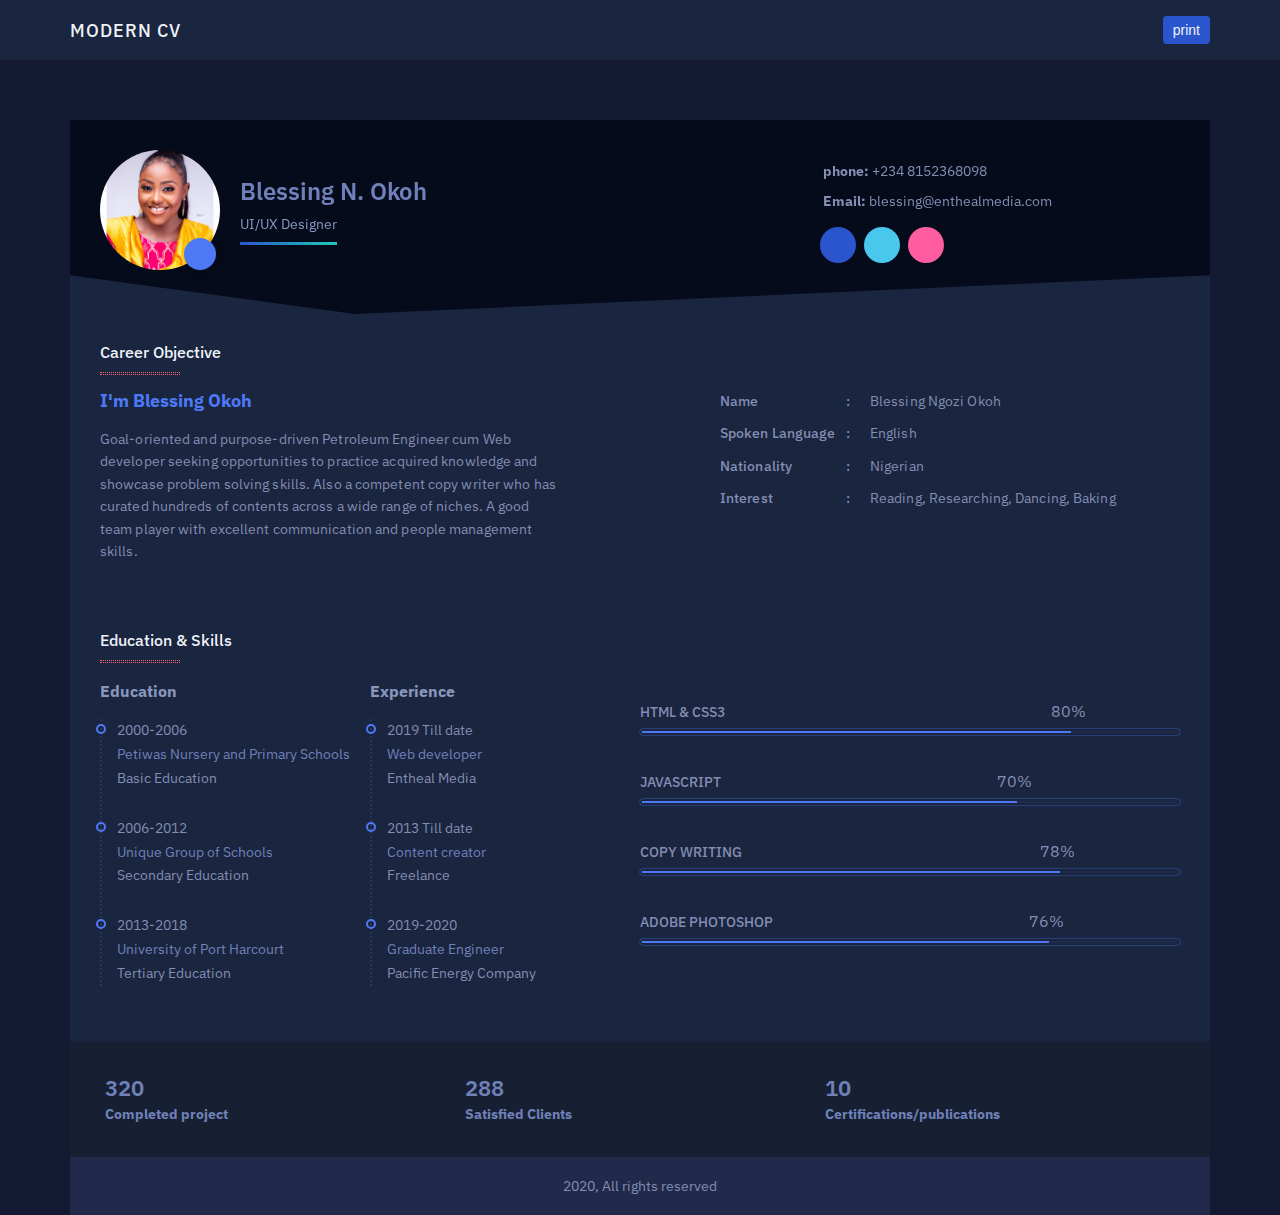
<file: CV.html>
<!DOCTYPE html>
<html lang="en">
<head>

    <meta charset="UTF-8">
    <meta name="viewport" content="width=device-width, initial-scale=1.0">
    <link rel= "stylesheet" href="https://unicons.iconscout.com/release/v2.1.3/css/unicons.css">
    <link rel="stylesheet" href="./plugins/headline/headline.css">
    <link rel="shortcut icon" href="./images/favicon.ico">
    <link rel="stylesheet" href="./CSS1/style1.css">
    <title>Modern CV</title>
</head>

<body>
<nav>

<div class="container inner">
    <div class="logo">
<i class= "uil uil-cell"></i>
MODERN CV
    </div>
<div>
<button>

    <i class="uil uil-print">
         
    </i>
    print
</button>

</div>
</div>

</nav>

<main class="container">

    <section class="profile" id="profile_ripple">
        <div class="left">
        <div class="avatar_block">
        <img src="./images/Me 4.jpg" alt="">
        <span>
            <i class="uil uil-comment-dots"></i>
        </span>
        </div>  
        <div>
            <h2>Blessing N. Okoh</h2>
            <p class="cd-headline loading-bar">
                <span class="cd-words-wrapper">
                    <b class="is-visible">UI/UX Designer</b>
                    <b >Web Developer</b>
                    <b>Copy Writer</b>
                </span>
            </p>
        </div>  
        </div>
        <div class="right">
        <ul class="contact">
            <li>
                <i class="uil uil-phone-volume"></i>
                <strong> phone: </strong> +234 8152368098
            </li>

            <li>
                <i class="uil uil-envelope"></i>
                <strong> Email: </strong> blessing@enthealmedia.com
            </li>

            
        </ul>

        <ul class="socials">
            <li>
                <a  href="#">
                    <i class="uil  uil-facebook"></i>
                </a>
            </li>
            <li>
                <a  href="#">
                    <i class="uil  uil-twitter"></i>
                </a>
            </li>

            <li>
                <a  href="#">
                    <i class="uil  uil-dribbble"></i>
                </a>
            </li>

        </ul>
        </div>
    </section>
    <section class="about">
        <h1 class="section_heading">Career Objective</h1>
        <div class="content">
            <div class="left">
                <h2>I'm Blessing Okoh</h2>
                <p>Goal-oriented and purpose-driven Petroleum Engineer cum Web developer seeking opportunities to practice acquired knowledge and showcase problem solving skills. Also a competent copy writer who has curated hundreds of contents across a wide range of niches. A good team player with excellent communication and people management skills.</p>
            </div>

            <div class="right">
                <p>
                    <span>Name</span>
                    <span>Blessing Ngozi Okoh</span>

                </p>

               

                <p>
                    <span>Spoken Language</span>
                    <span>English</span>
                    
                </p>

                <p>
                    <span>Nationality</span>
                    <span>Nigerian</span>
                    
                </p>

                <p>
                    <span>Interest</span>
                    <span>Reading, Researching, Dancing, Baking</span>
                    
                </p>
            </div>
            
        </div>
    </section>
<section class="skills">

<h1 class="section_heading">Education & Skills</h1>
<div class="content">
    <div class="left">
        <div class="inner_left">
            <div class="heading">
                <i class="uil uil-graduation-cap"></i>
                <h5>Education</h5>
            </div>
            <div class="timeline_wrapper">
                <div class="item">
                    <p>2000-2006</p>
                    <p class="center">Petiwas Nursery and Primary Schools</p>
                    <p>Basic Education</p>
                </div>
                <div class="item">
                    <p>2006-2012</p>
                    <p class="center">Unique Group of Schools</p>
                    <p>Secondary Education</p>
                </div>
                <div class="item">
                    <p>2013-2018</p>
                    <p class="center">University of Port Harcourt</p>
                    <p>Tertiary Education</p>
                </div>
            </div>
        </div>
        <div class="inner_right">
            <div class="heading">
                <i class="uil uil-suitcase-alt"></i>
                <h5>Experience</h5>
        
        </div>
        <div class="timeline_wrapper">
            <div class="item">
                <p>2019 Till date</p>
                <p class="center">Web developer</p>
                <p>Entheal Media</p>
            </div>
            <div class="item">
                <p>2013 Till date</p>
                <p class="center">Content creator</p>
                <p>Freelance</p>
            </div>
            <div class="item">
                <p>2019-2020</p>
                <p class="center">Graduate Engineer</p>
                <p>Pacific Energy Company</p>
            </div>
        </div>
        </div>
        </div>
        <div class="right">
        <div class="skills_wrapper">
            <div class="skill-box">
                <h4>Html & CSS3</h4>
                <div class="progress_wrap">
                    <span data-percent="80" class="progress_bar">
                        <span class="tooltip">80%</span>
                    </span>
                </div>
            </div>

            <div class="skill-box">
                <h4>javaScript</h4>
                <div class="progress_wrap">
                    <span data-percent="70" class="progress_bar">
                        <span class="tooltip">65%</span>
                    </span>
                </div>
            </div>

            <div class="skill-box">
                <h4>Copy writing</h4>
                <div class="progress_wrap">
                    <span data-percent="78" class="progress_bar">
                        <span class="tooltip">78%</span>
                    </span>
                </div>
            </div>

            <div class="skill-box">
                <h4>Adobe photoshop</h4>
                <div class="progress_wrap">
                    <span data-percent="76" class="progress_bar">
                        <span class="tooltip">76%</span>
                    </span>
                </div>
            </div>
        </div>
        </div>
</div>

</section> 
<section class="counter_section">
<div>
    <div>
        <i class="uil uil-cell"></i>
    </div>
    <div>
        <h3><span class="counter" data-count="1000">1500+</span></h3>
        <h5>Completed project</h5>
    </div>
</div>

<div>
    <div>
        <i class="uil uil-smile"></i>
    </div>
    <div>
        <h3><span class="counter" data-count="900">900+</span></h3>
        <h5>Satisfied Clients</h5>
    </div>
</div>


<div>
    <div>
        <i class="uil uil-trophy"></i>
    </div>
    <div>
        <h3><span class="counter" data-count="10">10</span></h3>
        <h5>Certifications/publications</h5>
    </div>
</div>

</section>


</main>

<footer class="container">
    <span>2020, All rights reserved</span>
</footer>

<script src="https://code.jquery.com/jquery-3.5.1.min.js"></script>
  <script src= "./plugins/headline/headline.js"></script>
  <script src="./plugins/ripples.js"></script>
<script src= "./js1/app1.js"></script>

</body>





</html>
</file>
<file: plugins/headline/headline.css>
/* -------------------------------- 

Primary style

-------------------------------- */
*, *::after, *::before {
    -webkit-box-sizing: border-box;
    -moz-box-sizing: border-box;
    box-sizing: border-box;
  }
  
  html * {
    -webkit-font-smoothing: antialiased;
    -moz-osx-font-smoothing: grayscale;
  }
  
  html {
    font-size: 62.5%;
  }
  
  body {
    font-size: 1.6rem;
    font-family: "Source Sans Pro", sans-serif;
    color: #aebcb9;
    background-color: #0d0d0d;
  }
  
  a {
    text-decoration: none;
  }
  
  .cd-title {
    position: relative;
    height: 160px;
    line-height: 230px;
    text-align: center;
  }
  .cd-title h1 {
    font-size: 2.4rem;
    font-weight: 700;
  }
  @media only screen and (min-width: 768px) {
    .cd-title {
      line-height: 250px;
    }
  }
  @media only screen and (min-width: 1170px) {
    .cd-title {
      height: 200px;
      line-height: 300px;
    }
    .cd-title h1 {
      font-size: 3rem;
    }
  }
  
  .cd-intro {
    width: 90%;
    max-width: 768px;
    text-align: center;
  }
  
  .cd-intro {
    margin: 4em auto;
  }
  @media only screen and (min-width: 768px) {
    .cd-intro {
      margin: 5em auto;
    }
  }
  @media only screen and (min-width: 1170px) {
    .cd-intro {
      margin: 6em auto;
    }
  }
  
  .cd-headline {
    font-size: 3rem;
    line-height: 1.2;
  }
  @media only screen and (min-width: 768px) {
    .cd-headline {
      font-size: 4.4rem;
      font-weight: 300;
    }
  }
  @media only screen and (min-width: 1170px) {
    .cd-headline {
      font-size: 6rem;
    }
  }
  
  .cd-words-wrapper {
    display: inline-block;
    position: relative;
    text-align: left;
  }
  .cd-words-wrapper b {
    display: inline-block;
    position: absolute;
    white-space: nowrap;
    left: 0;
    top: 0;
  }
  .cd-words-wrapper b.is-visible {
    position: relative;
  }
  .no-js .cd-words-wrapper b {
    opacity: 0;
  }
  .no-js .cd-words-wrapper b.is-visible {
    opacity: 1;
  }
  
  /* -------------------------------- 
  
  xrotate-1 
  
  -------------------------------- */
  .cd-headline.rotate-1 .cd-words-wrapper {
    -webkit-perspective: 300px;
    -moz-perspective: 300px;
    perspective: 300px;
  }
  .cd-headline.rotate-1 b {
    opacity: 0;
    -webkit-transform-origin: 50% 100%;
    -moz-transform-origin: 50% 100%;
    -ms-transform-origin: 50% 100%;
    -o-transform-origin: 50% 100%;
    transform-origin: 50% 100%;
    -webkit-transform: rotateX(180deg);
    -moz-transform: rotateX(180deg);
    -ms-transform: rotateX(180deg);
    -o-transform: rotateX(180deg);
    transform: rotateX(180deg);
  }
  .cd-headline.rotate-1 b.is-visible {
    opacity: 1;
    -webkit-transform: rotateX(0deg);
    -moz-transform: rotateX(0deg);
    -ms-transform: rotateX(0deg);
    -o-transform: rotateX(0deg);
    transform: rotateX(0deg);
    -webkit-animation: cd-rotate-1-in 1.2s;
    -moz-animation: cd-rotate-1-in 1.2s;
    animation: cd-rotate-1-in 1.2s;
  }
  .cd-headline.rotate-1 b.is-hidden {
    -webkit-transform: rotateX(180deg);
    -moz-transform: rotateX(180deg);
    -ms-transform: rotateX(180deg);
    -o-transform: rotateX(180deg);
    transform: rotateX(180deg);
    -webkit-animation: cd-rotate-1-out 1.2s;
    -moz-animation: cd-rotate-1-out 1.2s;
    animation: cd-rotate-1-out 1.2s;
  }
  
  @-webkit-keyframes cd-rotate-1-in {
    0% {
      -webkit-transform: rotateX(180deg);
      opacity: 0;
    }
    35% {
      -webkit-transform: rotateX(120deg);
      opacity: 0;
    }
    65% {
      opacity: 0;
    }
    100% {
      -webkit-transform: rotateX(360deg);
      opacity: 1;
    }
  }
  @-moz-keyframes cd-rotate-1-in {
    0% {
      -moz-transform: rotateX(180deg);
      opacity: 0;
    }
    35% {
      -moz-transform: rotateX(120deg);
      opacity: 0;
    }
    65% {
      opacity: 0;
    }
    100% {
      -moz-transform: rotateX(360deg);
      opacity: 1;
    }
  }
  @keyframes cd-rotate-1-in {
    0% {
      -webkit-transform: rotateX(180deg);
      -moz-transform: rotateX(180deg);
      -ms-transform: rotateX(180deg);
      -o-transform: rotateX(180deg);
      transform: rotateX(180deg);
      opacity: 0;
    }
    35% {
      -webkit-transform: rotateX(120deg);
      -moz-transform: rotateX(120deg);
      -ms-transform: rotateX(120deg);
      -o-transform: rotateX(120deg);
      transform: rotateX(120deg);
      opacity: 0;
    }
    65% {
      opacity: 0;
    }
    100% {
      -webkit-transform: rotateX(360deg);
      -moz-transform: rotateX(360deg);
      -ms-transform: rotateX(360deg);
      -o-transform: rotateX(360deg);
      transform: rotateX(360deg);
      opacity: 1;
    }
  }
  @-webkit-keyframes cd-rotate-1-out {
    0% {
      -webkit-transform: rotateX(0deg);
      opacity: 1;
    }
    35% {
      -webkit-transform: rotateX(-40deg);
      opacity: 1;
    }
    65% {
      opacity: 0;
    }
    100% {
      -webkit-transform: rotateX(180deg);
      opacity: 0;
    }
  }
  @-moz-keyframes cd-rotate-1-out {
    0% {
      -moz-transform: rotateX(0deg);
      opacity: 1;
    }
    35% {
      -moz-transform: rotateX(-40deg);
      opacity: 1;
    }
    65% {
      opacity: 0;
    }
    100% {
      -moz-transform: rotateX(180deg);
      opacity: 0;
    }
  }
  @keyframes cd-rotate-1-out {
    0% {
      -webkit-transform: rotateX(0deg);
      -moz-transform: rotateX(0deg);
      -ms-transform: rotateX(0deg);
      -o-transform: rotateX(0deg);
      transform: rotateX(0deg);
      opacity: 1;
    }
    35% {
      -webkit-transform: rotateX(-40deg);
      -moz-transform: rotateX(-40deg);
      -ms-transform: rotateX(-40deg);
      -o-transform: rotateX(-40deg);
      transform: rotateX(-40deg);
      opacity: 1;
    }
    65% {
      opacity: 0;
    }
    100% {
      -webkit-transform: rotateX(180deg);
      -moz-transform: rotateX(180deg);
      -ms-transform: rotateX(180deg);
      -o-transform: rotateX(180deg);
      transform: rotateX(180deg);
      opacity: 0;
    }
  }
  /* -------------------------------- 
  
  xtype 
  
  -------------------------------- */
  .cd-headline.type .cd-words-wrapper {
    vertical-align: top;
    overflow: hidden;
  }
  .cd-headline.type .cd-words-wrapper::after {
    /* vertical bar */
    content: '';
    position: absolute;
    right: 0;
    top: 50%;
    bottom: auto;
    -webkit-transform: translateY(-50%);
    -moz-transform: translateY(-50%);
    -ms-transform: translateY(-50%);
    -o-transform: translateY(-50%);
    transform: translateY(-50%);
    height: 90%;
    width: 1px;
    background-color: #aebcb9;
  }
  .cd-headline.type .cd-words-wrapper.waiting::after {
    -webkit-animation: cd-pulse 1s infinite;
    -moz-animation: cd-pulse 1s infinite;
    animation: cd-pulse 1s infinite;
  }
  .cd-headline.type .cd-words-wrapper.selected {
    background-color: #aebcb9;
  }
  .cd-headline.type .cd-words-wrapper.selected::after {
    visibility: hidden;
  }
  .cd-headline.type .cd-words-wrapper.selected b {
    color: #0d0d0d;
  }
  .cd-headline.type b {
    visibility: hidden;
  }
  .cd-headline.type b.is-visible {
    visibility: visible;
  }
  .cd-headline.type i {
    position: absolute;
    visibility: hidden;
  }
  .cd-headline.type i.in {
    position: relative;
    visibility: visible;
  }
  
  @-webkit-keyframes cd-pulse {
    0% {
      -webkit-transform: translateY(-50%) scale(1);
      opacity: 1;
    }
    40% {
      -webkit-transform: translateY(-50%) scale(0.9);
      opacity: 0;
    }
    100% {
      -webkit-transform: translateY(-50%) scale(0);
      opacity: 0;
    }
  }
  @-moz-keyframes cd-pulse {
    0% {
      -moz-transform: translateY(-50%) scale(1);
      opacity: 1;
    }
    40% {
      -moz-transform: translateY(-50%) scale(0.9);
      opacity: 0;
    }
    100% {
      -moz-transform: translateY(-50%) scale(0);
      opacity: 0;
    }
  }
  @keyframes cd-pulse {
    0% {
      -webkit-transform: translateY(-50%) scale(1);
      -moz-transform: translateY(-50%) scale(1);
      -ms-transform: translateY(-50%) scale(1);
      -o-transform: translateY(-50%) scale(1);
      transform: translateY(-50%) scale(1);
      opacity: 1;
    }
    40% {
      -webkit-transform: translateY(-50%) scale(0.9);
      -moz-transform: translateY(-50%) scale(0.9);
      -ms-transform: translateY(-50%) scale(0.9);
      -o-transform: translateY(-50%) scale(0.9);
      transform: translateY(-50%) scale(0.9);
      opacity: 0;
    }
    100% {
      -webkit-transform: translateY(-50%) scale(0);
      -moz-transform: translateY(-50%) scale(0);
      -ms-transform: translateY(-50%) scale(0);
      -o-transform: translateY(-50%) scale(0);
      transform: translateY(-50%) scale(0);
      opacity: 0;
    }
  }
  /* -------------------------------- 
  
  xrotate-2 
  
  -------------------------------- */
  .cd-headline.rotate-2 .cd-words-wrapper {
    -webkit-perspective: 300px;
    -moz-perspective: 300px;
    perspective: 300px;
  }
  .cd-headline.rotate-2 i, .cd-headline.rotate-2 em {
    display: inline-block;
    -webkit-backface-visibility: hidden;
    backface-visibility: hidden;
  }
  .cd-headline.rotate-2 b {
    opacity: 0;
  }
  .cd-headline.rotate-2 i {
    -webkit-transform-style: preserve-3d;
    -moz-transform-style: preserve-3d;
    -ms-transform-style: preserve-3d;
    -o-transform-style: preserve-3d;
    transform-style: preserve-3d;
    -webkit-transform: translateZ(-20px) rotateX(90deg);
    -moz-transform: translateZ(-20px) rotateX(90deg);
    -ms-transform: translateZ(-20px) rotateX(90deg);
    -o-transform: translateZ(-20px) rotateX(90deg);
    transform: translateZ(-20px) rotateX(90deg);
    opacity: 0;
  }
  .is-visible .cd-headline.rotate-2 i {
    opacity: 1;
  }
  .cd-headline.rotate-2 i.in {
    -webkit-animation: cd-rotate-2-in 0.4s forwards;
    -moz-animation: cd-rotate-2-in 0.4s forwards;
    animation: cd-rotate-2-in 0.4s forwards;
  }
  .cd-headline.rotate-2 i.out {
    -webkit-animation: cd-rotate-2-out 0.4s forwards;
    -moz-animation: cd-rotate-2-out 0.4s forwards;
    animation: cd-rotate-2-out 0.4s forwards;
  }
  .cd-headline.rotate-2 em {
    -webkit-transform: translateZ(20px);
    -moz-transform: translateZ(20px);
    -ms-transform: translateZ(20px);
    -o-transform: translateZ(20px);
    transform: translateZ(20px);
  }
  
  .no-csstransitions .cd-headline.rotate-2 i {
    -webkit-transform: rotateX(0deg);
    -moz-transform: rotateX(0deg);
    -ms-transform: rotateX(0deg);
    -o-transform: rotateX(0deg);
    transform: rotateX(0deg);
    opacity: 0;
  }
  .no-csstransitions .cd-headline.rotate-2 i em {
    -webkit-transform: scale(1);
    -moz-transform: scale(1);
    -ms-transform: scale(1);
    -o-transform: scale(1);
    transform: scale(1);
  }
  
  .no-csstransitions .cd-headline.rotate-2 .is-visible i {
    opacity: 1;
  }
  
  @-webkit-keyframes cd-rotate-2-in {
    0% {
      opacity: 0;
      -webkit-transform: translateZ(-20px) rotateX(90deg);
    }
    60% {
      opacity: 1;
      -webkit-transform: translateZ(-20px) rotateX(-10deg);
    }
    100% {
      opacity: 1;
      -webkit-transform: translateZ(-20px) rotateX(0deg);
    }
  }
  @-moz-keyframes cd-rotate-2-in {
    0% {
      opacity: 0;
      -moz-transform: translateZ(-20px) rotateX(90deg);
    }
    60% {
      opacity: 1;
      -moz-transform: translateZ(-20px) rotateX(-10deg);
    }
    100% {
      opacity: 1;
      -moz-transform: translateZ(-20px) rotateX(0deg);
    }
  }
  @keyframes cd-rotate-2-in {
    0% {
      opacity: 0;
      -webkit-transform: translateZ(-20px) rotateX(90deg);
      -moz-transform: translateZ(-20px) rotateX(90deg);
      -ms-transform: translateZ(-20px) rotateX(90deg);
      -o-transform: translateZ(-20px) rotateX(90deg);
      transform: translateZ(-20px) rotateX(90deg);
    }
    60% {
      opacity: 1;
      -webkit-transform: translateZ(-20px) rotateX(-10deg);
      -moz-transform: translateZ(-20px) rotateX(-10deg);
      -ms-transform: translateZ(-20px) rotateX(-10deg);
      -o-transform: translateZ(-20px) rotateX(-10deg);
      transform: translateZ(-20px) rotateX(-10deg);
    }
    100% {
      opacity: 1;
      -webkit-transform: translateZ(-20px) rotateX(0deg);
      -moz-transform: translateZ(-20px) rotateX(0deg);
      -ms-transform: translateZ(-20px) rotateX(0deg);
      -o-transform: translateZ(-20px) rotateX(0deg);
      transform: translateZ(-20px) rotateX(0deg);
    }
  }
  @-webkit-keyframes cd-rotate-2-out {
    0% {
      opacity: 1;
      -webkit-transform: translateZ(-20px) rotateX(0);
    }
    60% {
      opacity: 0;
      -webkit-transform: translateZ(-20px) rotateX(-100deg);
    }
    100% {
      opacity: 0;
      -webkit-transform: translateZ(-20px) rotateX(-90deg);
    }
  }
  @-moz-keyframes cd-rotate-2-out {
    0% {
      opacity: 1;
      -moz-transform: translateZ(-20px) rotateX(0);
    }
    60% {
      opacity: 0;
      -moz-transform: translateZ(-20px) rotateX(-100deg);
    }
    100% {
      opacity: 0;
      -moz-transform: translateZ(-20px) rotateX(-90deg);
    }
  }
  @keyframes cd-rotate-2-out {
    0% {
      opacity: 1;
      -webkit-transform: translateZ(-20px) rotateX(0);
      -moz-transform: translateZ(-20px) rotateX(0);
      -ms-transform: translateZ(-20px) rotateX(0);
      -o-transform: translateZ(-20px) rotateX(0);
      transform: translateZ(-20px) rotateX(0);
    }
    60% {
      opacity: 0;
      -webkit-transform: translateZ(-20px) rotateX(-100deg);
      -moz-transform: translateZ(-20px) rotateX(-100deg);
      -ms-transform: translateZ(-20px) rotateX(-100deg);
      -o-transform: translateZ(-20px) rotateX(-100deg);
      transform: translateZ(-20px) rotateX(-100deg);
    }
    100% {
      opacity: 0;
      -webkit-transform: translateZ(-20px) rotateX(-90deg);
      -moz-transform: translateZ(-20px) rotateX(-90deg);
      -ms-transform: translateZ(-20px) rotateX(-90deg);
      -o-transform: translateZ(-20px) rotateX(-90deg);
      transform: translateZ(-20px) rotateX(-90deg);
    }
  }
  /* -------------------------------- 
  
  xloading-bar 
  
  -------------------------------- */
  .cd-headline.loading-bar span {
    display: inline-block;
    padding: .2em 0;
  }
  .cd-headline.loading-bar .cd-words-wrapper {
    overflow: hidden;
    vertical-align: top;
  }
  .cd-headline.loading-bar .cd-words-wrapper::after {
    /* loading bar */
    content: '';
    position: absolute;
    left: 0;
    bottom: 0;
    height: 3px;
    width: 0;
    background: #0096a7;
    z-index: 2;
    -webkit-transition: width 0.3s -0.1s;
    -moz-transition: width 0.3s -0.1s;
    transition: width 0.3s -0.1s;
  }
  .cd-headline.loading-bar .cd-words-wrapper.is-loading::after {
    width: 100%;
    -webkit-transition: width 3s;
    -moz-transition: width 3s;
    transition: width 3s;
  }
  .cd-headline.loading-bar b {
    top: .2em;
    opacity: 0;
    -webkit-transition: opacity 0.3s;
    -moz-transition: opacity 0.3s;
    transition: opacity 0.3s;
  }
  .cd-headline.loading-bar b.is-visible {
    opacity: 1;
    top: 0;
  }
  
  /* -------------------------------- 
  
  xslide 
  
  -------------------------------- */
  .cd-headline.slide span {
    display: inline-block;
    padding: .2em 0;
  }
  .cd-headline.slide .cd-words-wrapper {
    overflow: hidden;
    vertical-align: top;
  }
  .cd-headline.slide b {
    opacity: 0;
    top: .2em;
  }
  .cd-headline.slide b.is-visible {
    top: 0;
    opacity: 1;
    -webkit-animation: slide-in 0.6s;
    -moz-animation: slide-in 0.6s;
    animation: slide-in 0.6s;
  }
  .cd-headline.slide b.is-hidden {
    -webkit-animation: slide-out 0.6s;
    -moz-animation: slide-out 0.6s;
    animation: slide-out 0.6s;
  }
  
  @-webkit-keyframes slide-in {
    0% {
      opacity: 0;
      -webkit-transform: translateY(-100%);
    }
    60% {
      opacity: 1;
      -webkit-transform: translateY(20%);
    }
    100% {
      opacity: 1;
      -webkit-transform: translateY(0);
    }
  }
  @-moz-keyframes slide-in {
    0% {
      opacity: 0;
      -moz-transform: translateY(-100%);
    }
    60% {
      opacity: 1;
      -moz-transform: translateY(20%);
    }
    100% {
      opacity: 1;
      -moz-transform: translateY(0);
    }
  }
  @keyframes slide-in {
    0% {
      opacity: 0;
      -webkit-transform: translateY(-100%);
      -moz-transform: translateY(-100%);
      -ms-transform: translateY(-100%);
      -o-transform: translateY(-100%);
      transform: translateY(-100%);
    }
    60% {
      opacity: 1;
      -webkit-transform: translateY(20%);
      -moz-transform: translateY(20%);
      -ms-transform: translateY(20%);
      -o-transform: translateY(20%);
      transform: translateY(20%);
    }
    100% {
      opacity: 1;
      -webkit-transform: translateY(0);
      -moz-transform: translateY(0);
      -ms-transform: translateY(0);
      -o-transform: translateY(0);
      transform: translateY(0);
    }
  }
  @-webkit-keyframes slide-out {
    0% {
      opacity: 1;
      -webkit-transform: translateY(0);
    }
    60% {
      opacity: 0;
      -webkit-transform: translateY(120%);
    }
    100% {
      opacity: 0;
      -webkit-transform: translateY(100%);
    }
  }
  @-moz-keyframes slide-out {
    0% {
      opacity: 1;
      -moz-transform: translateY(0);
    }
    60% {
      opacity: 0;
      -moz-transform: translateY(120%);
    }
    100% {
      opacity: 0;
      -moz-transform: translateY(100%);
    }
  }
  @keyframes slide-out {
    0% {
      opacity: 1;
      -webkit-transform: translateY(0);
      -moz-transform: translateY(0);
      -ms-transform: translateY(0);
      -o-transform: translateY(0);
      transform: translateY(0);
    }
    60% {
      opacity: 0;
      -webkit-transform: translateY(120%);
      -moz-transform: translateY(120%);
      -ms-transform: translateY(120%);
      -o-transform: translateY(120%);
      transform: translateY(120%);
    }
    100% {
      opacity: 0;
      -webkit-transform: translateY(100%);
      -moz-transform: translateY(100%);
      -ms-transform: translateY(100%);
      -o-transform: translateY(100%);
      transform: translateY(100%);
    }
  }
  /* -------------------------------- 
  
  xclip 
  
  -------------------------------- */
  .cd-headline.clip span {
    display: inline-block;
    padding: .2em 0;
  }
  .cd-headline.clip .cd-words-wrapper {
    overflow: hidden;
    vertical-align: top;
  }
  .cd-headline.clip .cd-words-wrapper::after {
    /* line */
    content: '';
    position: absolute;
    top: 0;
    right: 0;
    width: 2px;
    height: 100%;
    background-color: #aebcb9;
  }
  .cd-headline.clip b {
    opacity: 0;
  }
  .cd-headline.clip b.is-visible {
    opacity: 1;
  }
  
  /* -------------------------------- 
  
  xzoom 
  
  -------------------------------- */
  .cd-headline.zoom .cd-words-wrapper {
    -webkit-perspective: 300px;
    -moz-perspective: 300px;
    perspective: 300px;
  }
  .cd-headline.zoom b {
    opacity: 0;
  }
  .cd-headline.zoom b.is-visible {
    opacity: 1;
    -webkit-animation: zoom-in 0.8s;
    -moz-animation: zoom-in 0.8s;
    animation: zoom-in 0.8s;
  }
  .cd-headline.zoom b.is-hidden {
    -webkit-animation: zoom-out 0.8s;
    -moz-animation: zoom-out 0.8s;
    animation: zoom-out 0.8s;
  }
  
  @-webkit-keyframes zoom-in {
    0% {
      opacity: 0;
      -webkit-transform: translateZ(100px);
    }
    100% {
      opacity: 1;
      -webkit-transform: translateZ(0);
    }
  }
  @-moz-keyframes zoom-in {
    0% {
      opacity: 0;
      -moz-transform: translateZ(100px);
    }
    100% {
      opacity: 1;
      -moz-transform: translateZ(0);
    }
  }
  @keyframes zoom-in {
    0% {
      opacity: 0;
      -webkit-transform: translateZ(100px);
      -moz-transform: translateZ(100px);
      -ms-transform: translateZ(100px);
      -o-transform: translateZ(100px);
      transform: translateZ(100px);
    }
    100% {
      opacity: 1;
      -webkit-transform: translateZ(0);
      -moz-transform: translateZ(0);
      -ms-transform: translateZ(0);
      -o-transform: translateZ(0);
      transform: translateZ(0);
    }
  }
  @-webkit-keyframes zoom-out {
    0% {
      opacity: 1;
      -webkit-transform: translateZ(0);
    }
    100% {
      opacity: 0;
      -webkit-transform: translateZ(-100px);
    }
  }
  @-moz-keyframes zoom-out {
    0% {
      opacity: 1;
      -moz-transform: translateZ(0);
    }
    100% {
      opacity: 0;
      -moz-transform: translateZ(-100px);
    }
  }
  @keyframes zoom-out {
    0% {
      opacity: 1;
      -webkit-transform: translateZ(0);
      -moz-transform: translateZ(0);
      -ms-transform: translateZ(0);
      -o-transform: translateZ(0);
      transform: translateZ(0);
    }
    100% {
      opacity: 0;
      -webkit-transform: translateZ(-100px);
      -moz-transform: translateZ(-100px);
      -ms-transform: translateZ(-100px);
      -o-transform: translateZ(-100px);
      transform: translateZ(-100px);
    }
  }
  /* -------------------------------- 
  
  xrotate-3 
  
  -------------------------------- */
  .cd-headline.rotate-3 .cd-words-wrapper {
    -webkit-perspective: 300px;
    -moz-perspective: 300px;
    perspective: 300px;
  }
  .cd-headline.rotate-3 b {
    opacity: 0;
  }
  .cd-headline.rotate-3 i {
    display: inline-block;
    -webkit-transform: rotateY(180deg);
    -moz-transform: rotateY(180deg);
    -ms-transform: rotateY(180deg);
    -o-transform: rotateY(180deg);
    transform: rotateY(180deg);
    -webkit-backface-visibility: hidden;
    backface-visibility: hidden;
  }
  .is-visible .cd-headline.rotate-3 i {
    -webkit-transform: rotateY(0deg);
    -moz-transform: rotateY(0deg);
    -ms-transform: rotateY(0deg);
    -o-transform: rotateY(0deg);
    transform: rotateY(0deg);
  }
  .cd-headline.rotate-3 i.in {
    -webkit-animation: cd-rotate-3-in 0.6s forwards;
    -moz-animation: cd-rotate-3-in 0.6s forwards;
    animation: cd-rotate-3-in 0.6s forwards;
  }
  .cd-headline.rotate-3 i.out {
    -webkit-animation: cd-rotate-3-out 0.6s forwards;
    -moz-animation: cd-rotate-3-out 0.6s forwards;
    animation: cd-rotate-3-out 0.6s forwards;
  }
  
  .no-csstransitions .cd-headline.rotate-3 i {
    -webkit-transform: rotateY(0deg);
    -moz-transform: rotateY(0deg);
    -ms-transform: rotateY(0deg);
    -o-transform: rotateY(0deg);
    transform: rotateY(0deg);
    opacity: 0;
  }
  
  .no-csstransitions .cd-headline.rotate-3 .is-visible i {
    opacity: 1;
  }
  
  @-webkit-keyframes cd-rotate-3-in {
    0% {
      -webkit-transform: rotateY(180deg);
    }
    100% {
      -webkit-transform: rotateY(0deg);
    }
  }
  @-moz-keyframes cd-rotate-3-in {
    0% {
      -moz-transform: rotateY(180deg);
    }
    100% {
      -moz-transform: rotateY(0deg);
    }
  }
  @keyframes cd-rotate-3-in {
    0% {
      -webkit-transform: rotateY(180deg);
      -moz-transform: rotateY(180deg);
      -ms-transform: rotateY(180deg);
      -o-transform: rotateY(180deg);
      transform: rotateY(180deg);
    }
    100% {
      -webkit-transform: rotateY(0deg);
      -moz-transform: rotateY(0deg);
      -ms-transform: rotateY(0deg);
      -o-transform: rotateY(0deg);
      transform: rotateY(0deg);
    }
  }
  @-webkit-keyframes cd-rotate-3-out {
    0% {
      -webkit-transform: rotateY(0);
    }
    100% {
      -webkit-transform: rotateY(-180deg);
    }
  }
  @-moz-keyframes cd-rotate-3-out {
    0% {
      -moz-transform: rotateY(0);
    }
    100% {
      -moz-transform: rotateY(-180deg);
    }
  }
  @keyframes cd-rotate-3-out {
    0% {
      -webkit-transform: rotateY(0);
      -moz-transform: rotateY(0);
      -ms-transform: rotateY(0);
      -o-transform: rotateY(0);
      transform: rotateY(0);
    }
    100% {
      -webkit-transform: rotateY(-180deg);
      -moz-transform: rotateY(-180deg);
      -ms-transform: rotateY(-180deg);
      -o-transform: rotateY(-180deg);
      transform: rotateY(-180deg);
    }
  }
  /* -------------------------------- 
  
  xscale 
  
  -------------------------------- */
  .cd-headline.scale b {
    opacity: 0;
  }
  .cd-headline.scale i {
    display: inline-block;
    opacity: 0;
    -webkit-transform: scale(0);
    -moz-transform: scale(0);
    -ms-transform: scale(0);
    -o-transform: scale(0);
    transform: scale(0);
  }
  .is-visible .cd-headline.scale i {
    opacity: 1;
  }
  .cd-headline.scale i.in {
    -webkit-animation: scale-up 0.6s forwards;
    -moz-animation: scale-up 0.6s forwards;
    animation: scale-up 0.6s forwards;
  }
  .cd-headline.scale i.out {
    -webkit-animation: scale-down 0.6s forwards;
    -moz-animation: scale-down 0.6s forwards;
    animation: scale-down 0.6s forwards;
  }
  
  .no-csstransitions .cd-headline.scale i {
    -webkit-transform: scale(1);
    -moz-transform: scale(1);
    -ms-transform: scale(1);
    -o-transform: scale(1);
    transform: scale(1);
    opacity: 0;
  }
  
  .no-csstransitions .cd-headline.scale .is-visible i {
    opacity: 1;
  }
  
  @-webkit-keyframes scale-up {
    0% {
      -webkit-transform: scale(0);
      opacity: 0;
    }
    60% {
      -webkit-transform: scale(1.2);
      opacity: 1;
    }
    100% {
      -webkit-transform: scale(1);
      opacity: 1;
    }
  }
  @-moz-keyframes scale-up {
    0% {
      -moz-transform: scale(0);
      opacity: 0;
    }
    60% {
      -moz-transform: scale(1.2);
      opacity: 1;
    }
    100% {
      -moz-transform: scale(1);
      opacity: 1;
    }
  }
  @keyframes scale-up {
    0% {
      -webkit-transform: scale(0);
      -moz-transform: scale(0);
      -ms-transform: scale(0);
      -o-transform: scale(0);
      transform: scale(0);
      opacity: 0;
    }
    60% {
      -webkit-transform: scale(1.2);
      -moz-transform: scale(1.2);
      -ms-transform: scale(1.2);
      -o-transform: scale(1.2);
      transform: scale(1.2);
      opacity: 1;
    }
    100% {
      -webkit-transform: scale(1);
      -moz-transform: scale(1);
      -ms-transform: scale(1);
      -o-transform: scale(1);
      transform: scale(1);
      opacity: 1;
    }
  }
  @-webkit-keyframes scale-down {
    0% {
      -webkit-transform: scale(1);
      opacity: 1;
    }
    60% {
      -webkit-transform: scale(0);
      opacity: 0;
    }
  }
  @-moz-keyframes scale-down {
    0% {
      -moz-transform: scale(1);
      opacity: 1;
    }
    60% {
      -moz-transform: scale(0);
      opacity: 0;
    }
  }
  @keyframes scale-down {
    0% {
      -webkit-transform: scale(1);
      -moz-transform: scale(1);
      -ms-transform: scale(1);
      -o-transform: scale(1);
      transform: scale(1);
      opacity: 1;
    }
    60% {
      -webkit-transform: scale(0);
      -moz-transform: scale(0);
      -ms-transform: scale(0);
      -o-transform: scale(0);
      transform: scale(0);
      opacity: 0;
    }
  }
  /* -------------------------------- 
  
  xpush 
  
  -------------------------------- */
  .cd-headline.push b {
    opacity: 0;
  }
  .cd-headline.push b.is-visible {
    opacity: 1;
    -webkit-animation: push-in 0.6s;
    -moz-animation: push-in 0.6s;
    animation: push-in 0.6s;
  }
  .cd-headline.push b.is-hidden {
    -webkit-animation: push-out 0.6s;
    -moz-animation: push-out 0.6s;
    animation: push-out 0.6s;
  }
  
  @-webkit-keyframes push-in {
    0% {
      opacity: 0;
      -webkit-transform: translateX(-100%);
    }
    60% {
      opacity: 1;
      -webkit-transform: translateX(10%);
    }
    100% {
      opacity: 1;
      -webkit-transform: translateX(0);
    }
  }
  @-moz-keyframes push-in {
    0% {
      opacity: 0;
      -moz-transform: translateX(-100%);
    }
    60% {
      opacity: 1;
      -moz-transform: translateX(10%);
    }
    100% {
      opacity: 1;
      -moz-transform: translateX(0);
    }
  }
  @keyframes push-in {
    0% {
      opacity: 0;
      -webkit-transform: translateX(-100%);
      -moz-transform: translateX(-100%);
      -ms-transform: translateX(-100%);
      -o-transform: translateX(-100%);
      transform: translateX(-100%);
    }
    60% {
      opacity: 1;
      -webkit-transform: translateX(10%);
      -moz-transform: translateX(10%);
      -ms-transform: translateX(10%);
      -o-transform: translateX(10%);
      transform: translateX(10%);
    }
    100% {
      opacity: 1;
      -webkit-transform: translateX(0);
      -moz-transform: translateX(0);
      -ms-transform: translateX(0);
      -o-transform: translateX(0);
      transform: translateX(0);
    }
  }
  @-webkit-keyframes push-out {
    0% {
      opacity: 1;
      -webkit-transform: translateX(0);
    }
    60% {
      opacity: 0;
      -webkit-transform: translateX(110%);
    }
    100% {
      opacity: 0;
      -webkit-transform: translateX(100%);
    }
  }
  @-moz-keyframes push-out {
    0% {
      opacity: 1;
      -moz-transform: translateX(0);
    }
    60% {
      opacity: 0;
      -moz-transform: translateX(110%);
    }
    100% {
      opacity: 0;
      -moz-transform: translateX(100%);
    }
  }
  @keyframes push-out {
    0% {
      opacity: 1;
      -webkit-transform: translateX(0);
      -moz-transform: translateX(0);
      -ms-transform: translateX(0);
      -o-transform: translateX(0);
      transform: translateX(0);
    }
    60% {
      opacity: 0;
      -webkit-transform: translateX(110%);
      -moz-transform: translateX(110%);
      -ms-transform: translateX(110%);
      -o-transform: translateX(110%);
      transform: translateX(110%);
    }
    100% {
      opacity: 0;
      -webkit-transform: translateX(100%);
      -moz-transform: translateX(100%);
      -ms-transform: translateX(100%);
      -o-transform: translateX(100%);
      transform: translateX(100%);
    }
  }
</file>
<file: CSS1/style1.css>
/* Font */ 
@import url('https://fonts.googleapis.com/css2?family=IBM+Plex+Sans:wght@400;500;600;700&display=swap');

/* colors*/

:root {
    --primary: #1a253f;
    --dark: #151A33;
    --secondary: #2b55cc;
    --info: #4d79f6;
    --ternary: #848db3;
    --pure: #eff2f9;
    --fade: #7081b9;
    --mild: #8997bd;
    --footer: #212A4A;
    --black: #060b1b;
    --twitter: #4ac7ec;
    --dribble: #ff5da0;
    --success: #1ecab8;
    --danger: #f1646c;
    --dark-blue: #28365f;
    --dark-gray: #171f33;
    --yellow: #f3c74d;
    
}

/*Reset */
* {
    margin: 0;
    padding: 0;
    box-sizing: border-box;
}

body {
    font-family: 'IBM plex Sans', sans-serif;
    background: var(--dark);
    -webkit-font-smoothing: antialiased;
    
}

h1,h2,h3,h4,h5,h6{
    margin: 0;
    line-height: 1;

}


.container {
    max-width: 1140px;
    margin: 0 auto;

}

nav{
    background: var(--primary);
    padding: 1.6rem 0;

}

nav .inner{
    display: flex;
    align-items: center;
    justify-content: space-between;

}

nav .inner .logo{
    text-transform: uppercase;
    color: var(--pure);
    font-size: 18px;
    letter-spacing: 1px;
    font-weight: 500;
}
nav .inner .logo i{
    color: var(--info);
}

nav .inner button{
    background: var(--secondary);
    border: none;
    padding: 0.6rem 1rem;
    color: var(--pure);
    font-size: 14px;
    border-radius: 4px;
    
}

section.profile{
    background-color: var(--black);
    display: flex;
    align-items: center;
    padding: 3rem;
    margin-top: 60px;
    clip-path: polygon(0 0, 100% 0, 100% 80%, 25% 100%, 0 80%);
    padding-bottom: 4rem;
}

section.profile .left{
    flex: 2;
    display: flex;
    align-items: center;
}
section.profile .right{
flex: 1;
}

section.profile .left h2{
    color: var(--fade);
    font-size: 24px;
    font-weight: 600;
    margin-bottom: 1rem;

}

section.profile .left p{
    color: var(--mild);
    font-size: 14px;

}

section.profile .left .cd-headline.loading-bar .cd-words-wrapper::after {
    background: linear-gradient( to right, var(--secondary), var(--success));
}

section.profile .left p b{
    padding-bottom: 1rem;
    font-weight: 400;
}
section.profile .left img{  
    width: 120px;
    height: 120px;
    border-radius: 50%;
    object-fit: cover;
}

section.profile .left .avatar_block{
    position: relative;
    margin-right: 2rem;

}
section.profile .left .avatar_block span{
    position: absolute;
    right: 4px;
    bottom: 4px;
    background: var(--info);
    width: 32px;
    height: 32px;
    border-radius: 50%;
    display: flex;
    align-items: center;
    justify-content: center;
    color: var(--pure);
    box-shadow: 0px 0px 20px 0px rgba(32, 41, 54, 0.05 );
    cursor: pointer;
}

section.profile .right ul.contact{
    list-style-type: none;
    margin-bottom: 1.6rem;
}

section.profile .right ul.contact li{
    color: var(--ternary);
    margin-bottom: .7rem;
    font-size: 14px;
}
section.profile .right ul.contact li i{
    font-size: 18px;
    margin-right: 0.3rem;

}

section.profile .right ul.socials{
    display: flex;
    align-items: center;
    list-style-type: none;
}

section.profile .right ul.socials li{
    margin-right: 0.8rem;
}
section.profile .right ul.socials li a{
    display: inline-block;
    width: 36px;
    height: 36px;
    border-radius: 50%;
    color: var(--pure);
    line-height: 36px;
    text-align: center;

}

section.profile .right ul.socials li:nth-child(1) a {
    background: var(--secondary);
}

section.profile .right ul.socials li:nth-child(2) a {
    background: var(--twitter);
}

section.profile .right ul.socials li:nth-child(3) a {
    background: var(--dribble);
}


.section_heading{
    font-size: 16px;
    font-weight: 500;
    color: var(--pure);
    margin-bottom: 3rem;
    text-shadow: 0 0 1px rgba(40, 54, 95, 0.1);
    position: relative;

}

section{
    padding: 3rem;

}

main{
    background: var(--primary);


}

.section_heading:after{
    content:'';
    height: 3px;
    width: 80px;
    position: absolute;
    top: 28px;
    left: 0;
    border: 1px dotted var(--danger);
}

section.about .content{
    display: grid;
    grid-template-columns: 1fr 1fr;
    grid-gap: 16rem;
}

section.about .content h2{
    color: var(--info);
    font-size: 18px;
    line-height: 22px;
    font-weight: 700;
    margin-bottom: 1.6rem;
}

section.about .content p{
    color: var(--ternary);
    font-size: 14px;
    line-height: 1.6;
    letter-spacing: 0.1px;
    margin-bottom: 1rem;
}

section.about .content .left button{
background: rgba(77, 121, 246, 0.1);
color: var(--info);
padding: 4px 8px;
font-size: 12px;
border: none;
line-height: 24px;
outline: none;
cursor: pointer;
}

section.about .content .right p{
        line-height: 1.6;
        font-size: 14px;
        color: var(--ternary);
        letter-spacing: 0.1px;
        margin-bottom: 1rem;
}

section.about .content .right p span:nth-child(1){
    width: 130px;
    float: left;
    font-weight: 500;
    padding-right: 10px;
    display: block;
    position: relative;
}

section.about .content .right p span:nth-child(2){
    padding-left: 150px ;
    display: block;
}

section.about .content .right p span:nth-child(1):after{
    content: ":";
    position: absolute;
    right: 0;
    top: 0;
}

section.skills .content{
    display: grid;
    grid-template-columns: 1fr 1fr;
    align-items: center;
}

section.skills .content .left{
    display: grid;
    grid-template-columns: 1fr 1fr;

}
section.skills .content .left .heading{
    margin-bottom: 2rem;

}

section.skills .content .left .heading i{
    color: var(--fade);
    font-size: 52px;

}


section.skills .content .left .heading h5{
        font-size: 16px;
        margin-top: 0.5rem;
        color: var(--mild);
}

section.skills .content .left p{
    font-size: 14px;
    color: var(--ternary);
    line-height: 1.7;
}

section.skills .content .left p.center{
    color: var(--fade);

}
section.skills .content .left .item{
    margin-bottom: 2.6rem;
    margin-left: 15px;
    position: relative;
}

section.skills .content .left .timeline_wrapper{
    border-left: 2px dotted var(--dark-blue);
}

section.skills .content .left .item:after{
    content: '';
    position: absolute;
    left: 0;
    top: 5px;
    width: 10px;
    height: 10px;
    border: 2px solid var(--info);
    border-radius: 50%;
    margin-left: -21px;
}

section.skills .skills_wrapper .skill-box h4{

    color: var(--ternary);
    font-size: 14px;
    text-transform: uppercase;
    font-weight: 500;
    margin-bottom: 1rem;
}


section.skills .skills_wrapper .skill-box{
    margin-bottom: 4rem;
}

section.skills .skills_wrapper .skill-box .progress_wrap{
    background: #20294a;
    height: 6px;
    width: 100%;
    
    box-shadow: 0px 0px 1px 0.25px #4d79f6;
    border-radius: 10px;
    border: 2px solid var(--primary);
}

section.skills .skills_wrapper .skill-box .progress_wrap .progress_bar{
display: block;
height: 100%;
background: var(--info);
width: 0;
position: relative;

}

section.skills .skills_wrapper .skill-box .progress_wrap .progress_bar .tooltip{
        position: absolute;
        right: -15px;
        top: -30px;
        margin-bottom: 10px;
        color: var(--ternary);
        font-size: 16px;
        text-transform: uppercase;
}

section.counter_section{
    display: grid;
    grid-template-columns: repeat(3, 1fr);
    background: var(--dark-gray);
}

section.counter_section > div{
    display: flex;
    align-items: center;
}

section.counter_section > div i{
font-size: 42px;
margin-right: 5px;

}

section.counter_section > div:nth-child(1) i{

    color: var(--yellow);
}

section.counter_section > div:nth-child(2) i{
    
    color: var(--success);
}

section.counter_section > div:nth-child(3) i{
    
    color: var(--dribble);
}

section.counter_section > div h3{
    font-size: 22px;
    font-weight: 600;
    color: var(--fade);
    margin-bottom: 8px;
}

section.counter_section > div h5{
    font-size: 14px;
    color: var(--fade);
}


footer{
    background: var(--footer);
    text-align: center;
    padding: 2rem 0;
    font-size: 14px;
    color: var(--ternary);
}

/*media queries*/
@media (max-width: 1200px) {
    .container {
        max-width:90%;
    }
}

@media (max-width: 1024px) {
    section.profile{
        flex-direction: column;
        align-items: flex-start;
        clip-path: none;
    }
    section.profile .left{
        margin-bottom: 2rem;
    }

    section.profile .right{
        align-self: flex-end;
    }

    section.partners{
        margin-top: 4rem;
    }
}

    @media (max-width: 970px) {
        section.skills .content{
            display: block;
        }
        section.skills .content .left{
            margin-bottom: 6rem;
        }

        section.partners .brands_wrapper{
            flex-wrap: wrap;
        }
        section.partners .brands_wrapper{
            margin-bottom: 2rem;
        }

}

@media (max-width: 760px){
    section.about .content{
        display: block;
    }
    section.about .content .left{
        margin-bottom: 6rem;
    }
    section.counter_section {
        display: flex;
        justify-content: space-between;
        flex-wrap: wrap;
    }
    section.counter_section > div{
        margin-bottom: 2rem;
    }
}

@media (max-width: 576px) {
    section.profile {
        align-items: center;
    }

    section.profile .right{
        align-items: center;
    }
    section.profile .left {
        margin-bottom: 6rem;
    }
}
</file>
